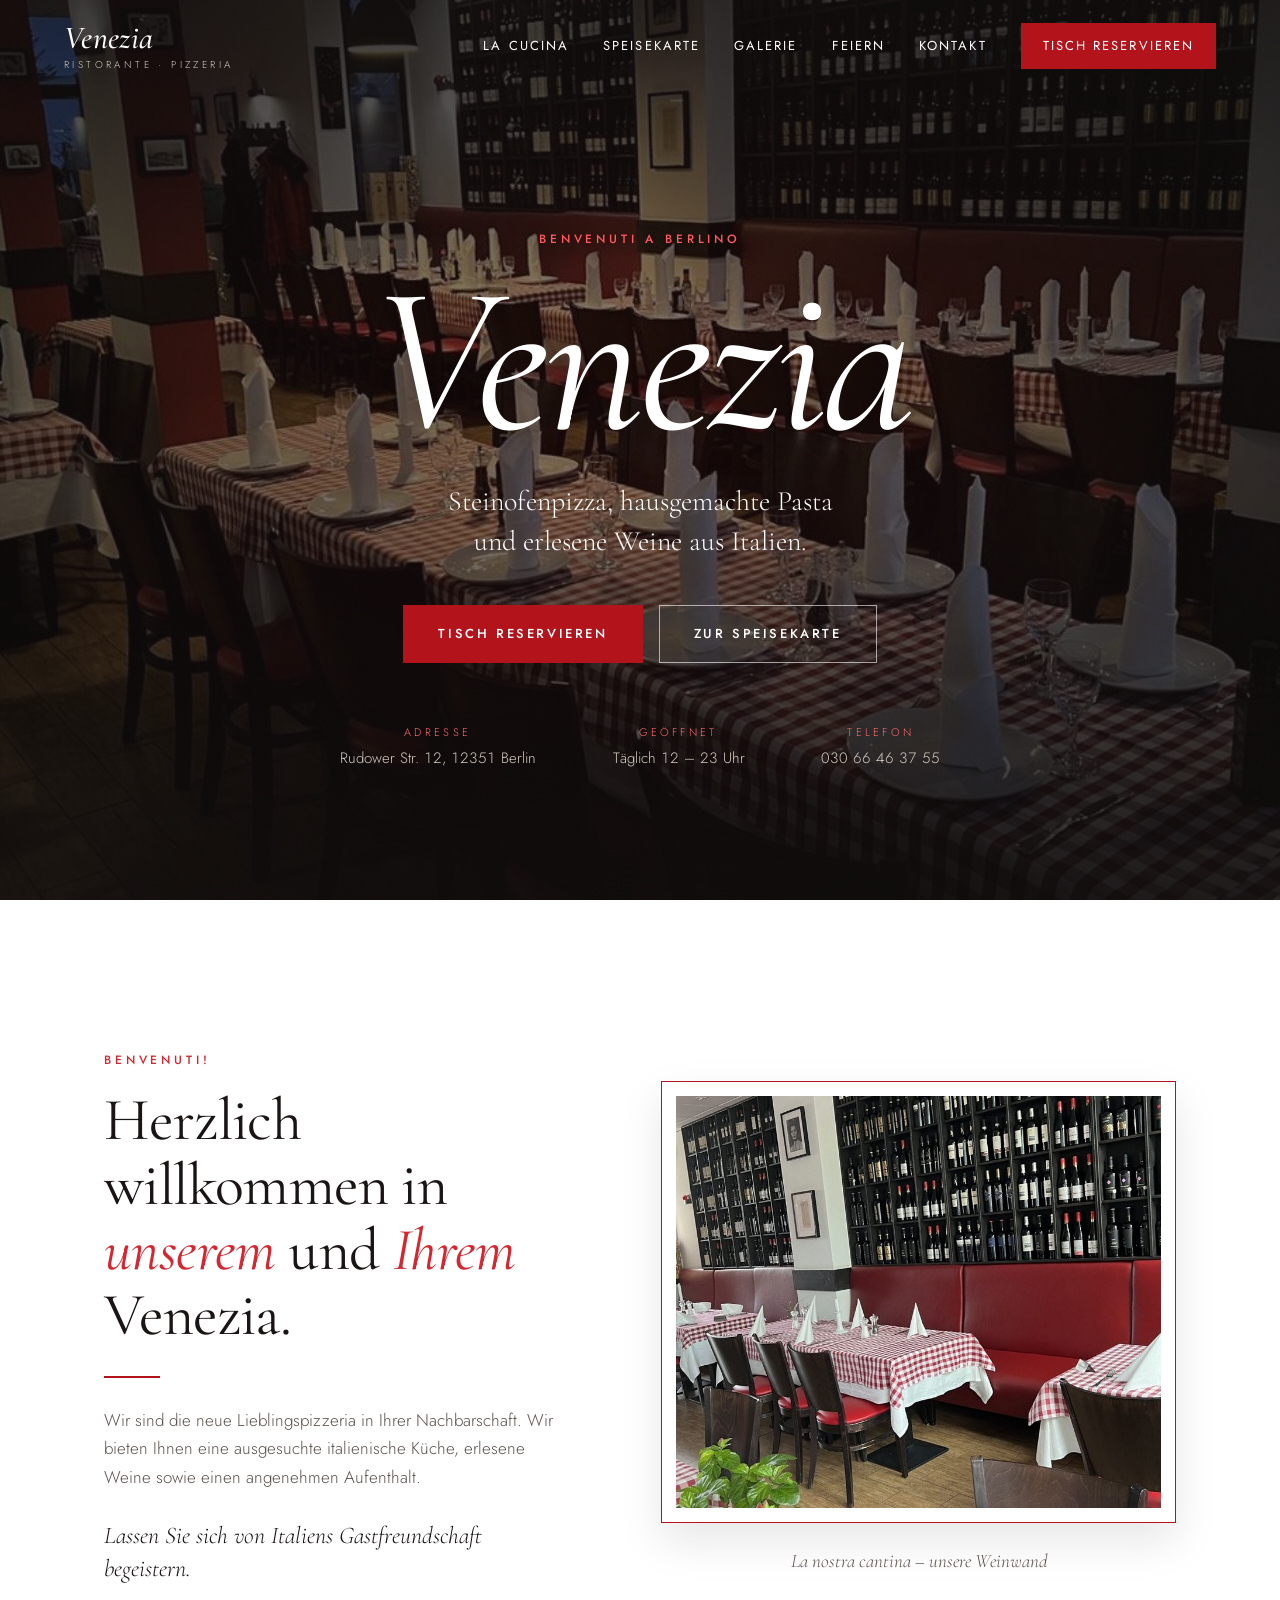
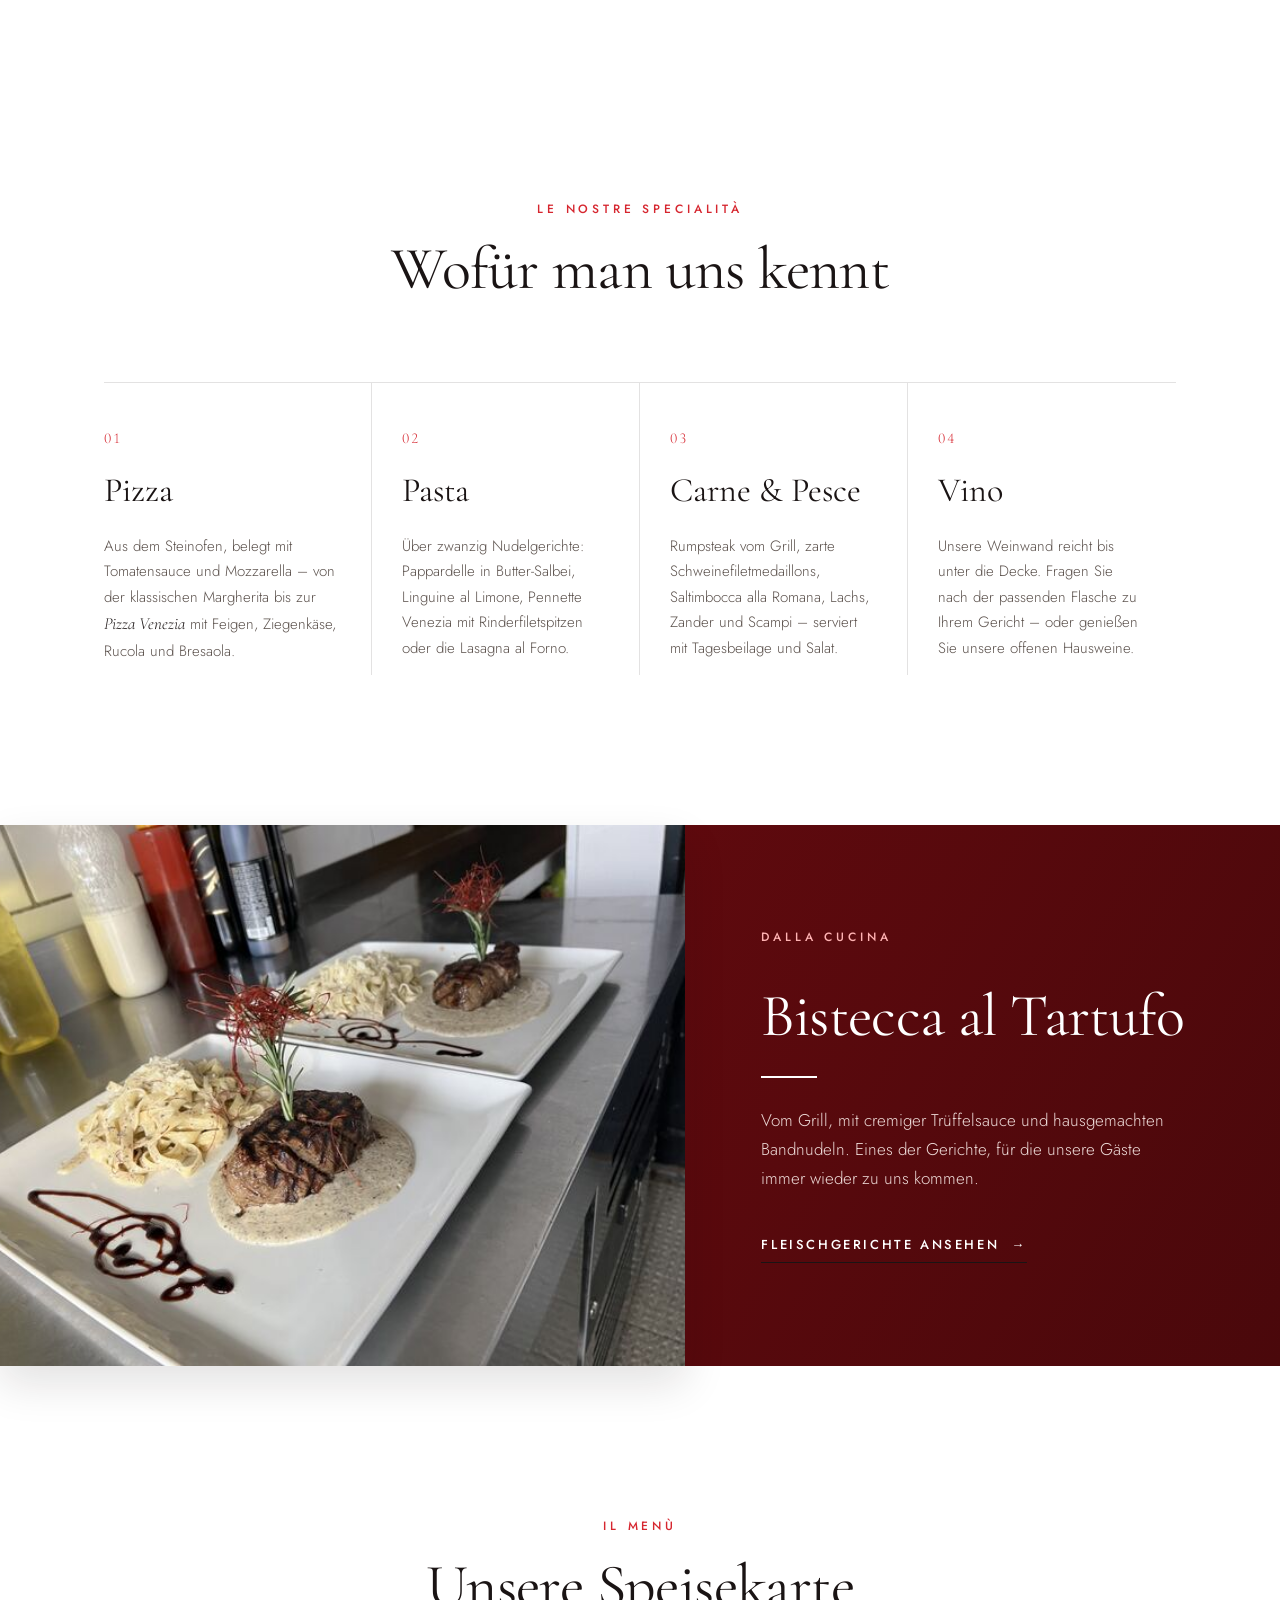
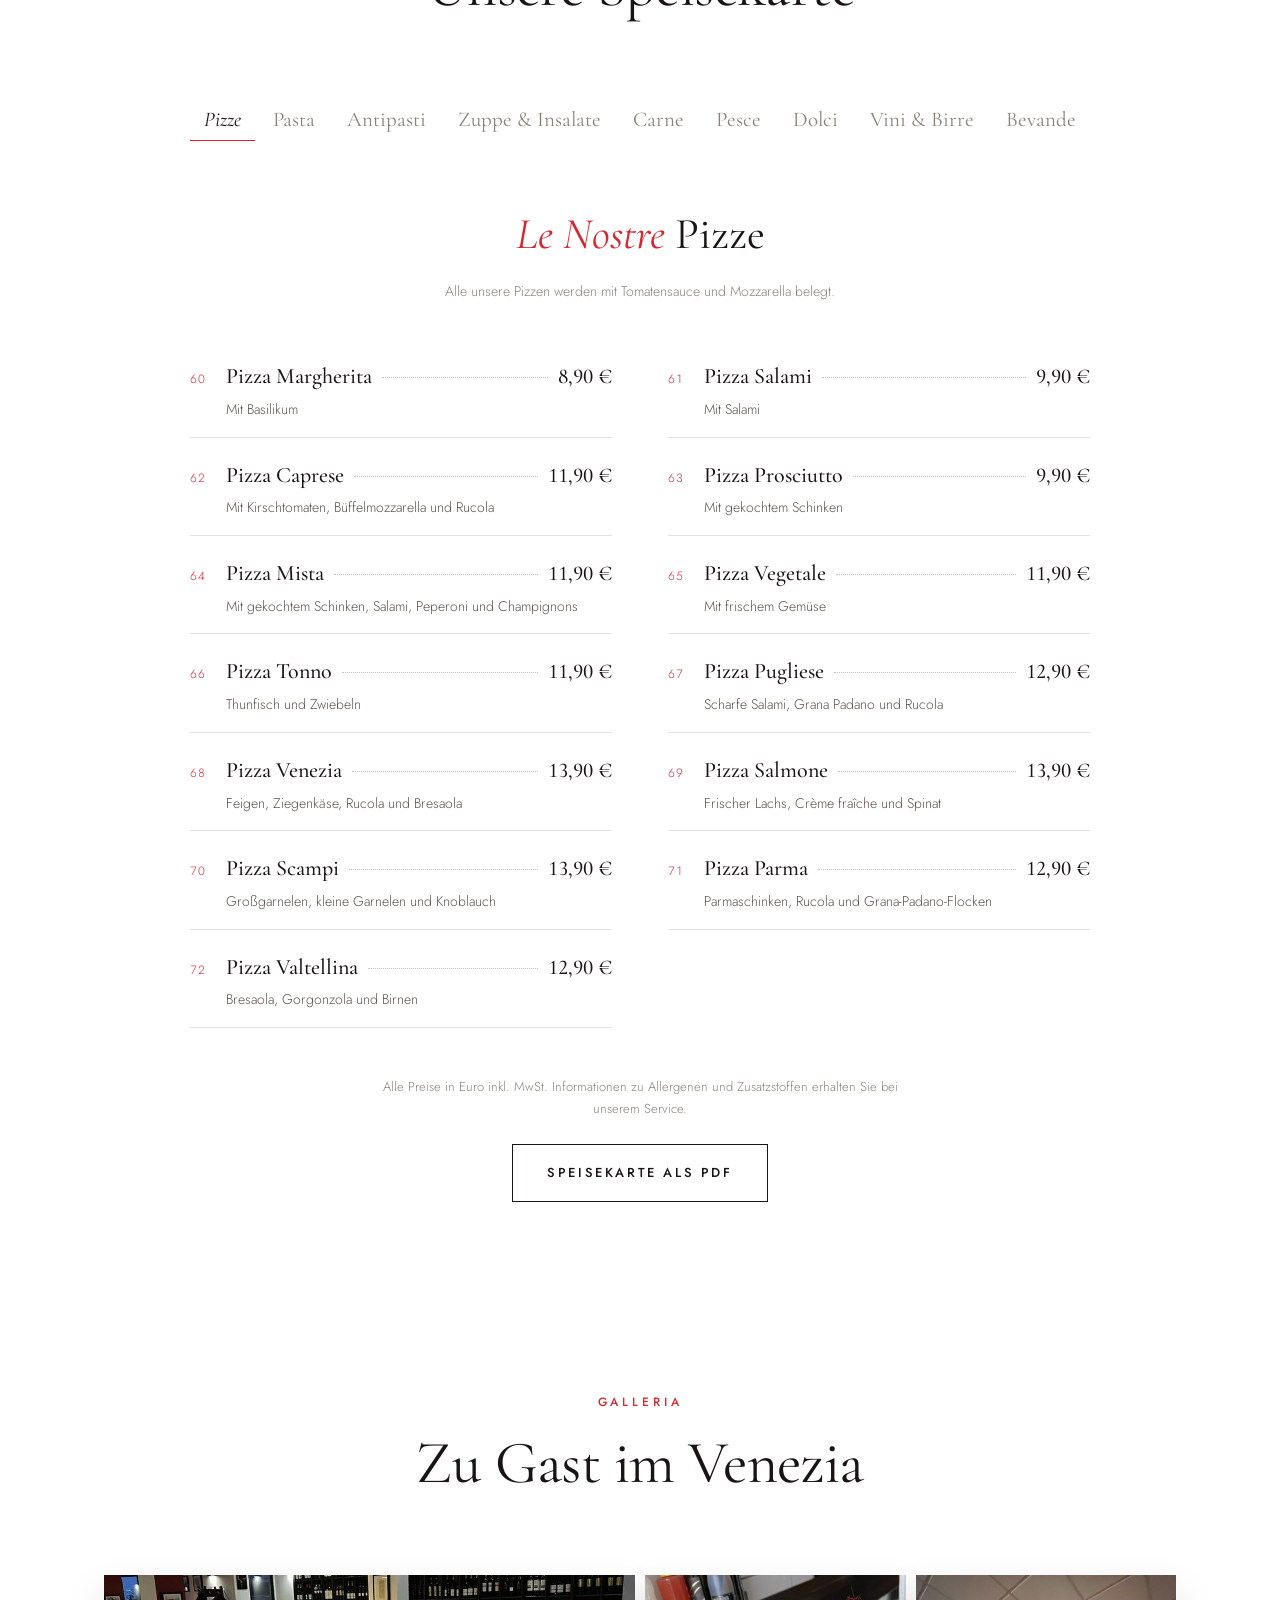
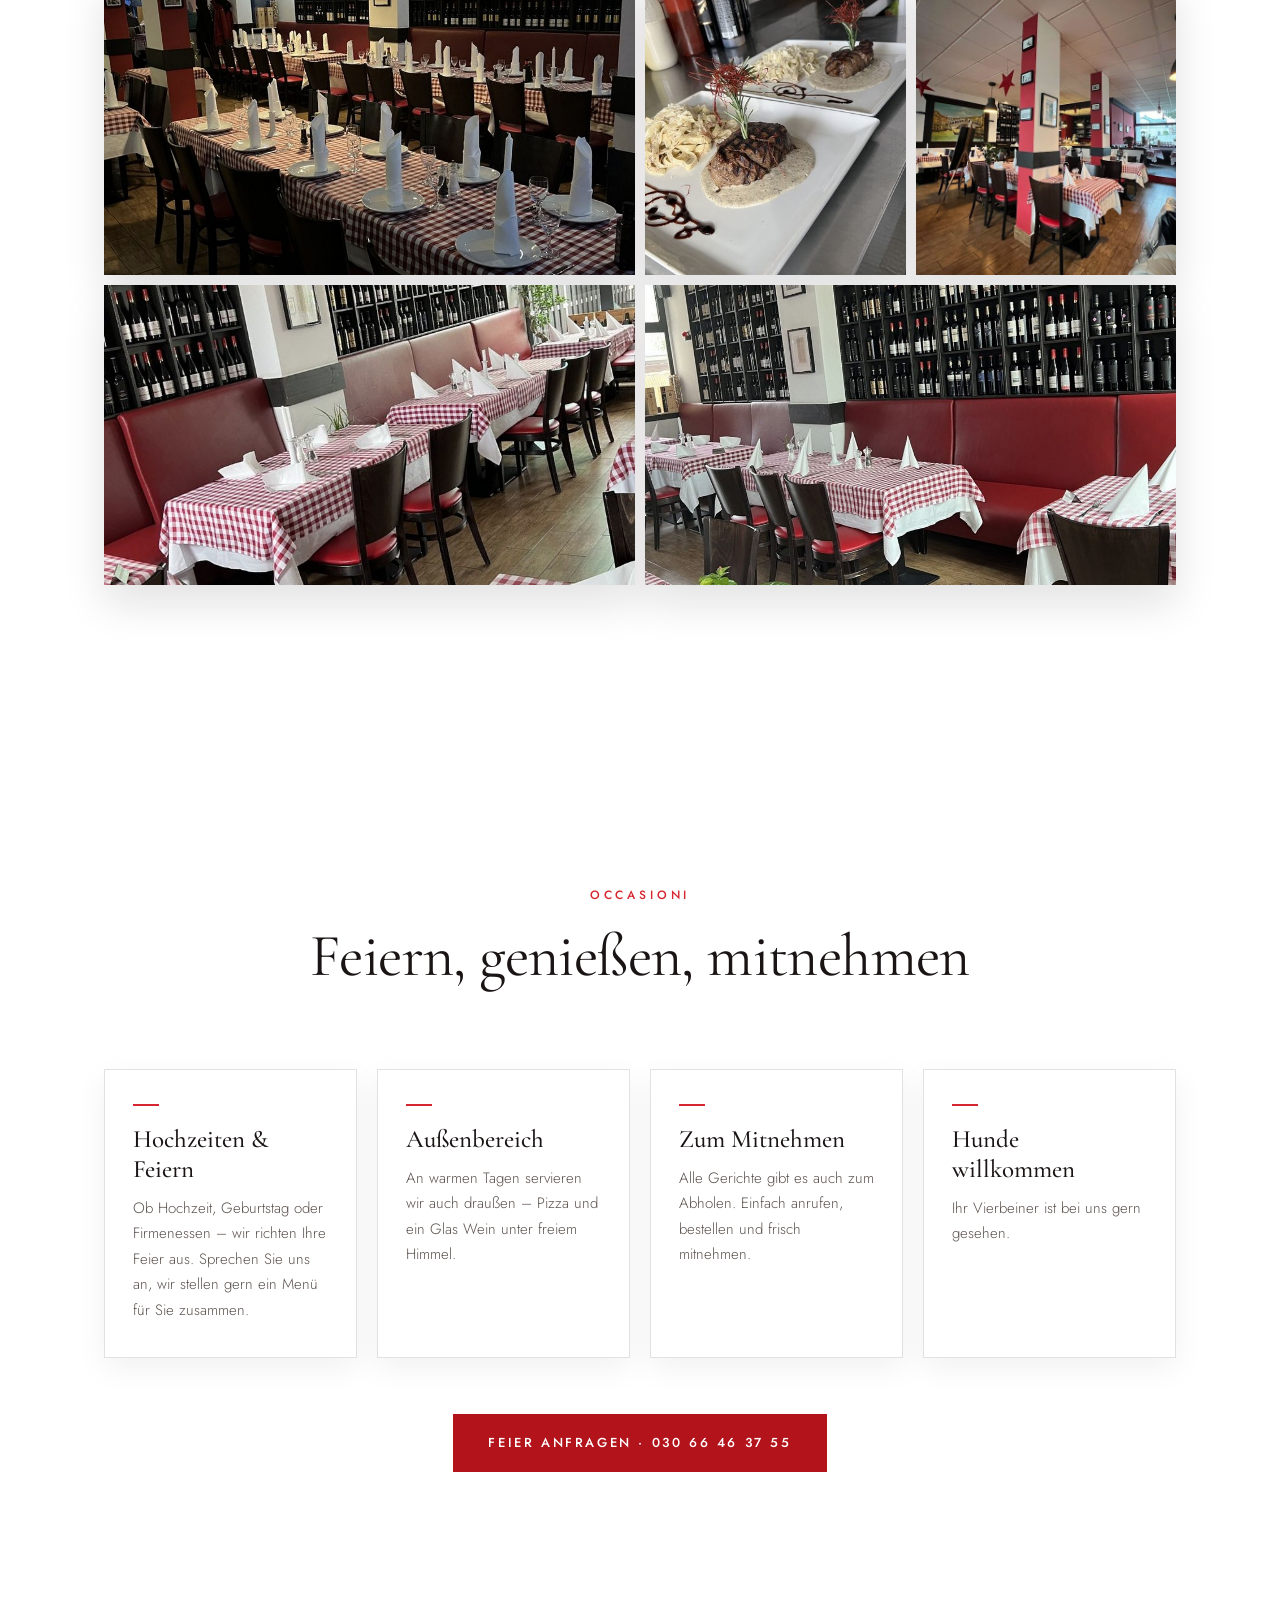
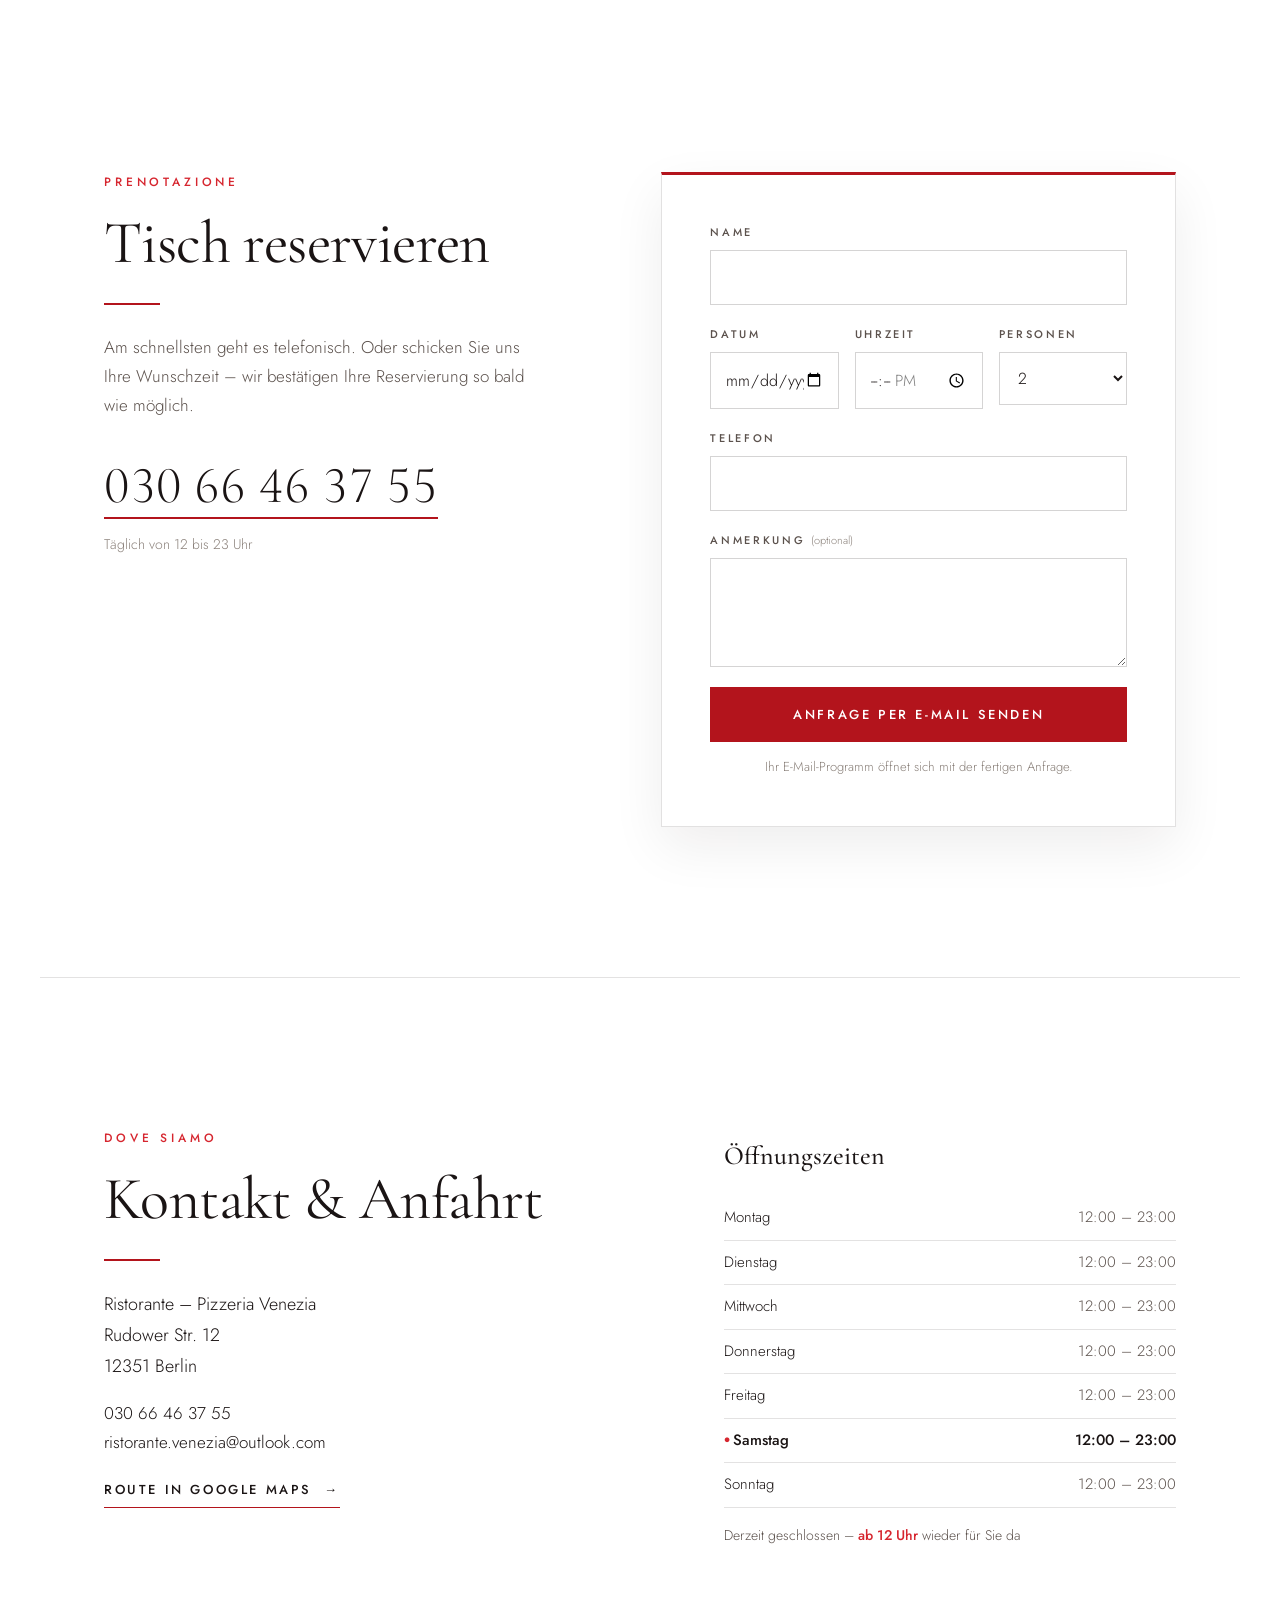
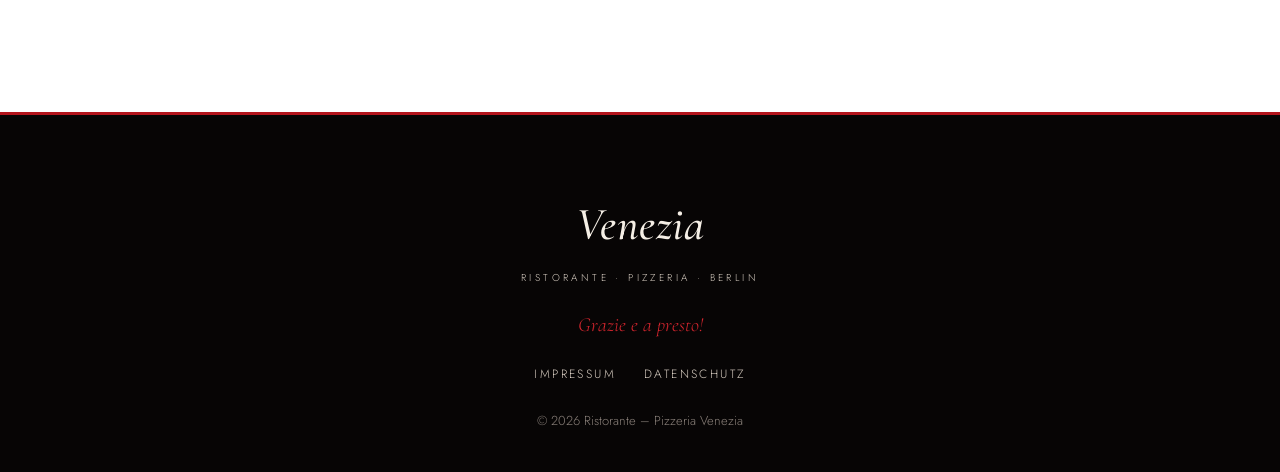
<file: index.html>
<!doctype html>
<html lang="de" class="no-js">
<head>
  <meta charset="utf-8">
  <meta name="viewport" content="width=device-width, initial-scale=1">
  <meta name="robots" content="noindex, nofollow">
  <title>Ristorante Pizzeria Venezia – Italienische Küche in Berlin</title>
  <meta name="description" content="Ristorante Pizzeria Venezia in der Rudower Str. 12, Berlin: Steinofenpizza, hausgemachte Pasta, Fleisch, Fisch und erlesene italienische Weine. Täglich 12–23 Uhr. Jetzt Tisch reservieren.">
  <meta name="theme-color" content="#ffffff">
  <link rel="preconnect" href="https://fonts.googleapis.com">
  <link rel="preconnect" href="https://fonts.gstatic.com" crossorigin>
  <link href="https://fonts.googleapis.com/css2?family=Cormorant+Garamond:ital,wght@0,400;0,500;0,600;1,400;1,500&family=Jost:wght@300;400;500&display=swap" rel="stylesheet">
  <link rel="stylesheet" href="css/style.css">
  <script type="application/ld+json">
  {
    "@context": "https://schema.org",
    "@type": "Restaurant",
    "name": "Ristorante - Pizzeria Venezia",
    "servesCuisine": ["Italienisch", "Pizza", "Pasta"],
    "telephone": "+49 30 66463755",
    "email": "ristorante.venezia@outlook.com",
    "address": {
      "@type": "PostalAddress",
      "streetAddress": "Rudower Str. 12",
      "postalCode": "12351",
      "addressLocality": "Berlin",
      "addressCountry": "DE"
    },
    "openingHoursSpecification": [{
      "@type": "OpeningHoursSpecification",
      "dayOfWeek": ["Monday","Tuesday","Wednesday","Thursday","Friday","Saturday","Sunday"],
      "opens": "12:00",
      "closes": "23:00"
    }],
    "acceptsReservations": true,
    "paymentAccepted": "Bargeld, EC-Karte, Visa, Mastercard, Maestro, kontaktlos"
  }
  </script>
  <script>
    // Intro nur einmal pro Besuch und nicht bei „Bewegung reduzieren“
    try {
      if (sessionStorage.getItem('venezia-intro') || matchMedia('(prefers-reduced-motion: reduce)').matches) {
        document.documentElement.classList.add('no-intro');
      }
    } catch (e) {}
  </script>
</head>
<body>

  <!-- INTRO / MINI-TRAILER -->
  <div class="intro-film" id="introFilm" aria-hidden="true">
    <div class="if-center">
      <p class="if-kicker">Ristorante · Pizzeria · Berlin</p>
      <h2 class="if-title"><span>V</span><span>e</span><span>n</span><span>e</span><span>z</span><span>i</span><span>a</span></h2>
      <div class="if-line"></div>
    </div>
  </div>

  <header class="site-header" id="top">
    <a class="brand" href="#top" aria-label="Venezia – zum Seitenanfang">
      <span class="brand-name">Venezia</span>
      <span class="brand-sub">Ristorante · Pizzeria</span>
    </a>
    <nav class="nav" id="nav" aria-label="Hauptnavigation">
      <a href="#cucina">La Cucina</a>
      <a href="#speisekarte">Speisekarte</a>
      <a href="#galerie">Galerie</a>
      <a href="#feiern">Feiern</a>
      <a href="#kontakt">Kontakt</a>
      <a class="nav-cta" href="#reservieren">Tisch reservieren</a>
    </nav>
    <button class="nav-toggle" id="navToggle" aria-label="Menü öffnen" aria-expanded="false" aria-controls="nav">
      <span></span><span></span><span></span>
    </button>
  </header>

  <main>

    <!-- HERO -->
    <section class="hero">
      <div class="hero-bg" style="background-image:url('images/abend.jpg')" role="img" aria-label="Gedeckte Tafel im Restaurant Venezia am Abend"></div>
      <div class="hero-inner">
        <p class="eyebrow reveal">Benvenuti a Berlino</p>
        <h1 class="hero-title reveal">Venezia</h1>
        <p class="hero-lead reveal">Steinofenpizza, hausgemachte Pasta<br>und erlesene Weine aus Italien.</p>
        <div class="hero-actions reveal">
          <a class="btn btn-red" href="#reservieren">Tisch reservieren</a>
          <a class="btn btn-ghost" href="#speisekarte">Zur Speisekarte</a>
        </div>
      </div>
      <ul class="hero-facts">
        <li><span>Adresse</span>Rudower Str. 12, 12351 Berlin</li>
        <li><span>Geöffnet</span>Täglich 12 – 23 Uhr</li>
        <li><span>Telefon</span><a href="tel:+493066463755">030 66 46 37 55</a></li>
      </ul>
    </section>

    <!-- INTRO -->
    <section class="intro section" id="cucina">
      <div class="intro-text reveal">
        <p class="eyebrow">Benvenuti!</p>
        <h2 class="h2">Herzlich willkommen in <em>unserem</em> und <em>Ihrem</em> Venezia.</h2>
        <div class="rule"></div>
        <p>Wir sind die neue Lieblingspizzeria in Ihrer Nachbarschaft. Wir bieten Ihnen eine ausgesuchte italienische Küche, erlesene Weine sowie einen angenehmen Aufenthalt.</p>
        <p class="signature">Lassen Sie sich von Italiens Gastfreundschaft begeistern.</p>
      </div>
      <figure class="intro-img reveal">
        <div class="intro-frame"><img src="images/weinwand.jpg" alt="Rote Lederbänke und die Weinwand im Venezia" loading="lazy"></div>
        <figcaption>La nostra cantina – unsere Weinwand</figcaption>
      </figure>
    </section>

    <!-- SPECIALITÀ -->
    <section class="known section">
      <header class="section-head reveal">
        <p class="eyebrow">Le nostre specialità</p>
        <h2 class="h2">Wofür man uns kennt</h2>
      </header>
      <div class="known-grid">
        <article class="known-item reveal">
          <span class="known-num">01</span>
          <h3>Pizza</h3>
          <p>Aus dem Steinofen, belegt mit Tomatensauce und Mozzarella – von der klassischen Margherita bis zur <em>Pizza Venezia</em> mit Feigen, Ziegenkäse, Rucola und Bresaola.</p>
        </article>
        <article class="known-item reveal">
          <span class="known-num">02</span>
          <h3>Pasta</h3>
          <p>Über zwanzig Nudelgerichte: Pappardelle in Butter-Salbei, Linguine al Limone, Pennette Venezia mit Rinderfiletspitzen oder die Lasagna al Forno.</p>
        </article>
        <article class="known-item reveal">
          <span class="known-num">03</span>
          <h3>Carne &amp; Pesce</h3>
          <p>Rumpsteak vom Grill, zarte Schweinefiletmedaillons, Saltimbocca alla Romana, Lachs, Zander und Scampi – serviert mit Tagesbeilage und Salat.</p>
        </article>
        <article class="known-item reveal">
          <span class="known-num">04</span>
          <h3>Vino</h3>
          <p>Unsere Weinwand reicht bis unter die Decke. Fragen Sie nach der passenden Flasche zu Ihrem Gericht – oder genießen Sie unsere offenen Hausweine.</p>
        </article>
      </div>
    </section>

    <!-- FEATURE: BISTECCA -->
    <section class="feature">
      <div class="feature-img reveal">
        <img src="images/bistecca.jpg" alt="Gegrillte Bistecca mit Bandnudeln und Trüffel-Rahmsauce" loading="lazy">
      </div>
      <div class="feature-text reveal">
        <p class="eyebrow">Dalla cucina</p>
        <h2 class="h2">Bistecca al&nbsp;Tartufo</h2>
        <div class="rule"></div>
        <p>Vom Grill, mit cremiger Trüffelsauce und hausgemachten Bandnudeln. Eines der Gerichte, für die unsere Gäste immer wieder zu uns kommen.</p>
        <a class="link-arrow" href="#speisekarte" data-tab="manzo">Fleischgerichte ansehen</a>
      </div>
    </section>

    <!-- SPEISEKARTE -->
    <section class="menu section" id="speisekarte">
      <header class="section-head reveal">
        <p class="eyebrow">Il menù</p>
        <h2 class="h2">Unsere Speisekarte</h2>
      </header>

      <div class="menu-tabs" role="tablist" id="menuTabs" aria-label="Kategorien der Speisekarte"></div>
      <div class="menu-panel" id="menuPanel" role="tabpanel" aria-live="polite"></div>

      <p class="menu-note">Alle Preise in Euro inkl. MwSt. Informationen zu Allergenen und Zusatzstoffen erhalten Sie bei unserem Service.</p>
      <div class="menu-actions">
        <a class="btn btn-ghost" href="Speisekarte.pdf" target="_blank" rel="noopener">Speisekarte als PDF</a>
      </div>
    </section>

    <!-- GALERIE -->
    <section class="gallery section" id="galerie">
      <header class="section-head reveal">
        <p class="eyebrow">Galleria</p>
        <h2 class="h2">Zu Gast im Venezia</h2>
      </header>
      <div class="gallery-grid">
        <button class="g-item g-wide reveal" data-full="images/abend.jpg"><img src="images/abend.jpg" alt="Festlich gedeckte Tafel am Abend" loading="lazy"></button>
        <button class="g-item reveal" data-full="images/bistecca.jpg"><img src="images/bistecca.jpg" alt="Bistecca mit Bandnudeln" loading="lazy"></button>
        <button class="g-item reveal" data-full="images/gastraum.jpg"><img src="images/gastraum.jpg" alt="Gastraum mit roten Säulen und Venedig-Gemälde" loading="lazy"></button>
        <button class="g-item g-wide reveal" data-full="images/tische.jpg"><img src="images/tische.jpg" alt="Tische mit rot-weiß karierten Tischdecken" loading="lazy"></button>
        <button class="g-item g-wide reveal" data-full="images/weinwand.jpg"><img src="images/weinwand.jpg" alt="Weinwand über den roten Lederbänken" loading="lazy"></button>
      </div>
    </section>

    <!-- FEIERN & SERVICES -->
    <section class="events" id="feiern">
      <div class="events-bg" style="background-image:url('images/gastraum.jpg')" aria-hidden="true"></div>
      <div class="events-inner section">
        <header class="section-head reveal">
          <p class="eyebrow">Occasioni</p>
          <h2 class="h2">Feiern, genießen, mitnehmen</h2>
        </header>
        <div class="events-grid">
          <div class="event reveal">
            <h3>Hochzeiten &amp; Feiern</h3>
            <p>Ob Hochzeit, Geburtstag oder Firmenessen – wir richten Ihre Feier aus. Sprechen Sie uns an, wir stellen gern ein Menü für Sie zusammen.</p>
          </div>
          <div class="event reveal">
            <h3>Außenbereich</h3>
            <p>An warmen Tagen servieren wir auch draußen – Pizza und ein Glas Wein unter freiem Himmel.</p>
          </div>
          <div class="event reveal">
            <h3>Zum Mitnehmen</h3>
            <p>Alle Gerichte gibt es auch zum Abholen. Einfach anrufen, bestellen und frisch mitnehmen.</p>
          </div>
          <div class="event reveal">
            <h3>Hunde willkommen</h3>
            <p>Ihr Vierbeiner ist bei uns gern gesehen.</p>
          </div>
        </div>
        <div class="events-cta reveal">
          <a class="btn btn-red" href="tel:+493066463755">Feier anfragen · 030 66 46 37 55</a>
        </div>
      </div>
    </section>

    <!-- RESERVIEREN -->
    <section class="reserve section" id="reservieren">
      <div class="reserve-text reveal">
        <p class="eyebrow">Prenotazione</p>
        <h2 class="h2">Tisch reservieren</h2>
        <div class="rule"></div>
        <p>Am schnellsten geht es telefonisch. Oder schicken Sie uns Ihre Wunschzeit – wir bestätigen Ihre Reservierung so bald wie möglich.</p>
        <a class="phone-big" href="tel:+493066463755">030 66 46 37 55</a>
        <p class="small">Täglich von 12 bis 23 Uhr</p>
      </div>
      <form class="reserve-form reveal" id="reserveForm" novalidate>
        <div class="field">
          <label for="r-name">Name</label>
          <input id="r-name" name="name" type="text" autocomplete="name" required>
        </div>
        <div class="field-row">
          <div class="field">
            <label for="r-date">Datum</label>
            <input id="r-date" name="date" type="date" required>
          </div>
          <div class="field">
            <label for="r-time">Uhrzeit</label>
            <input id="r-time" name="time" type="time" min="12:00" max="22:00" step="900" required>
          </div>
          <div class="field">
            <label for="r-guests">Personen</label>
            <select id="r-guests" name="guests" required>
              <option>1</option><option selected>2</option><option>3</option><option>4</option>
              <option>5</option><option>6</option><option>7</option><option>8</option>
              <option value="mehr als 8">mehr als 8</option>
            </select>
          </div>
        </div>
        <div class="field">
          <label for="r-phone">Telefon</label>
          <input id="r-phone" name="phone" type="tel" autocomplete="tel" required>
        </div>
        <div class="field">
          <label for="r-note">Anmerkung <span class="opt">(optional)</span></label>
          <textarea id="r-note" name="note" rows="3"></textarea>
        </div>
        <button class="btn btn-red btn-block" type="submit">Anfrage per E-Mail senden</button>
        <p class="form-hint" id="formHint">Ihr E-Mail-Programm öffnet sich mit der fertigen Anfrage.</p>
      </form>
    </section>

    <!-- KONTAKT -->
    <section class="contact section" id="kontakt">
      <div class="contact-col reveal">
        <p class="eyebrow">Dove siamo</p>
        <h2 class="h2">Kontakt &amp; Anfahrt</h2>
        <div class="rule"></div>
        <address>
          Ristorante – Pizzeria Venezia<br>
          Rudower Str. 12<br>
          12351 Berlin
        </address>
        <p><a href="tel:+493066463755">030 66 46 37 55</a><br>
           <a href="mailto:ristorante.venezia@outlook.com">ristorante.venezia@outlook.com</a></p>
        <a class="link-arrow" href="https://www.google.com/maps/search/?api=1&amp;query=Ristorante%20Pizzeria%20Venezia%2C%20Rudower%20Str.%2012%2C%2012351%20Berlin" target="_blank" rel="noopener">Route in Google Maps</a>
      </div>
      <div class="contact-col reveal">
        <h3 class="h3">Öffnungszeiten</h3>
        <table class="hours" id="hours">
          <tr data-day="1"><th>Montag</th><td>12:00 – 23:00</td></tr>
          <tr data-day="2"><th>Dienstag</th><td>12:00 – 23:00</td></tr>
          <tr data-day="3"><th>Mittwoch</th><td>12:00 – 23:00</td></tr>
          <tr data-day="4"><th>Donnerstag</th><td>12:00 – 23:00</td></tr>
          <tr data-day="5"><th>Freitag</th><td>12:00 – 23:00</td></tr>
          <tr data-day="6"><th>Samstag</th><td>12:00 – 23:00</td></tr>
          <tr data-day="0"><th>Sonntag</th><td>12:00 – 23:00</td></tr>
        </table>
        <p class="open-status" id="openStatus"></p>
      </div>
    </section>

  </main>

  <footer class="site-footer">
    <div class="footer-brand">
      <span class="brand-name">Venezia</span>
      <span class="brand-sub">Ristorante · Pizzeria · Berlin</span>
    </div>
    <p class="footer-claim">Grazie e a presto!</p>
    <nav class="footer-links" aria-label="Rechtliches">
      <a href="impressum.html">Impressum</a>
      <a href="datenschutz.html">Datenschutz</a>
    </nav>
    <p class="copy">© <span id="year"></span> Ristorante – Pizzeria Venezia</p>
  </footer>

  <a class="mobile-call" href="tel:+493066463755" aria-label="Venezia anrufen">Jetzt anrufen &amp; reservieren</a>

  <div class="lightbox" id="lightbox" hidden>
    <button class="lb-close" id="lbClose" aria-label="Schließen">×</button>
    <img id="lbImg" alt="">
  </div>

  <script src="js/main.js"></script>
</body>
</html>
</file>
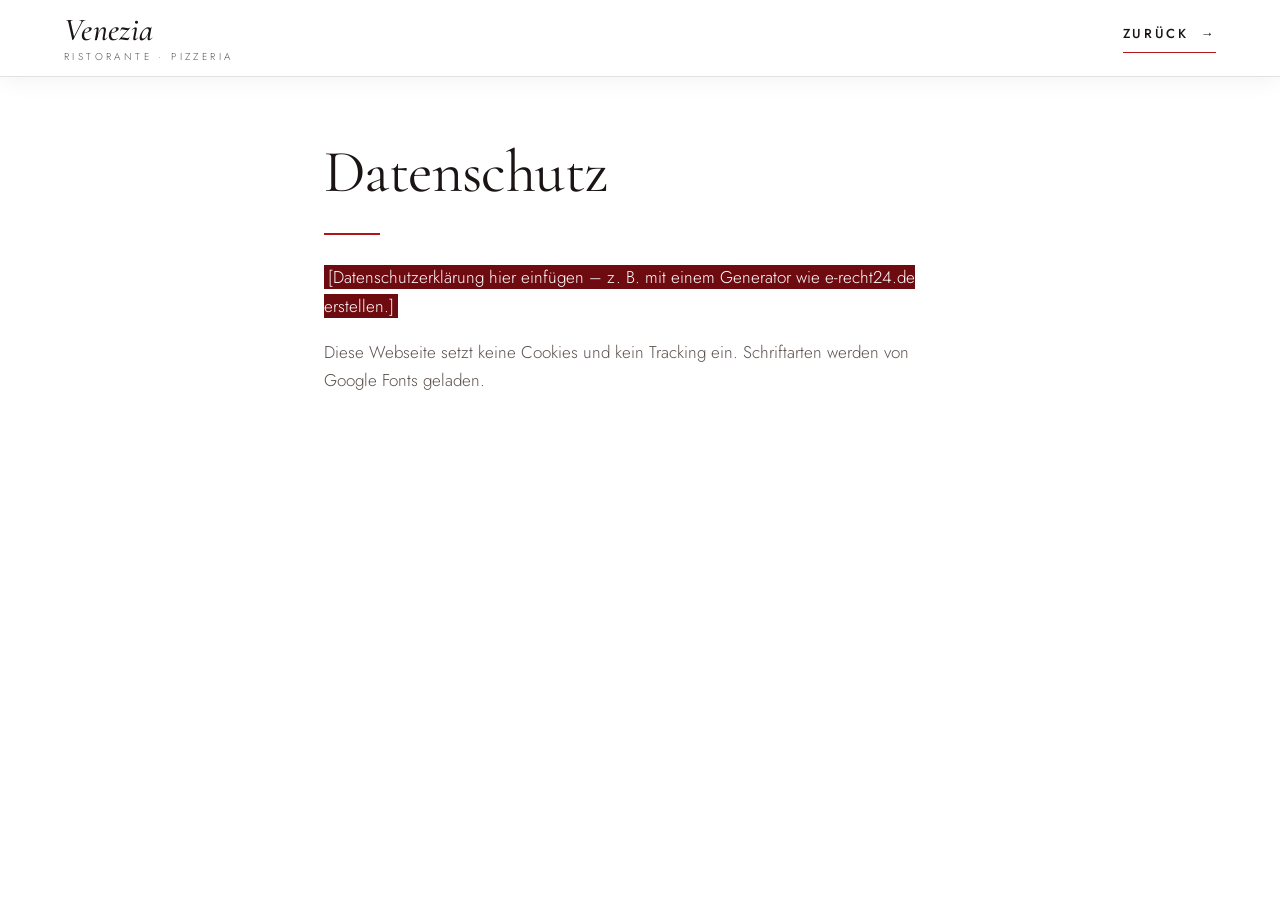
<file: datenschutz.html>
<!doctype html>
<html lang="de">
<head>
<meta charset="utf-8"><meta name="viewport" content="width=device-width, initial-scale=1">
<title>Datenschutz – Ristorante Pizzeria Venezia</title>
<meta name="robots" content="noindex">
<link href="https://fonts.googleapis.com/css2?family=Cormorant+Garamond:ital,wght@0,400;0,500;1,500&family=Jost:wght@300;400;500&display=swap" rel="stylesheet">
<link rel="stylesheet" href="css/style.css">
<style>.legal{max-width:760px;margin:0 auto;padding:140px var(--gutter) 100px}.legal p{color:var(--text-dim)}mark{background:var(--rosso-dunkel);color:#fff;padding:0 4px}</style>
</head>
<body>
<header class="site-header scrolled"><a class="brand" href="index.html"><span class="brand-name">Venezia</span><span class="brand-sub">Ristorante · Pizzeria</span></a><a class="link-arrow" href="index.html">Zurück</a></header>
<main class="legal"><h1 class="h2">Datenschutz</h1><div class="rule"></div>
<p><mark>[Datenschutzerklärung hier einfügen – z. B. mit einem Generator wie e-recht24.de erstellen.]</mark></p>
<p>Diese Webseite setzt keine Cookies und kein Tracking ein. Schriftarten werden von Google Fonts geladen.</p>
</main>
</body>
</html>
</file>
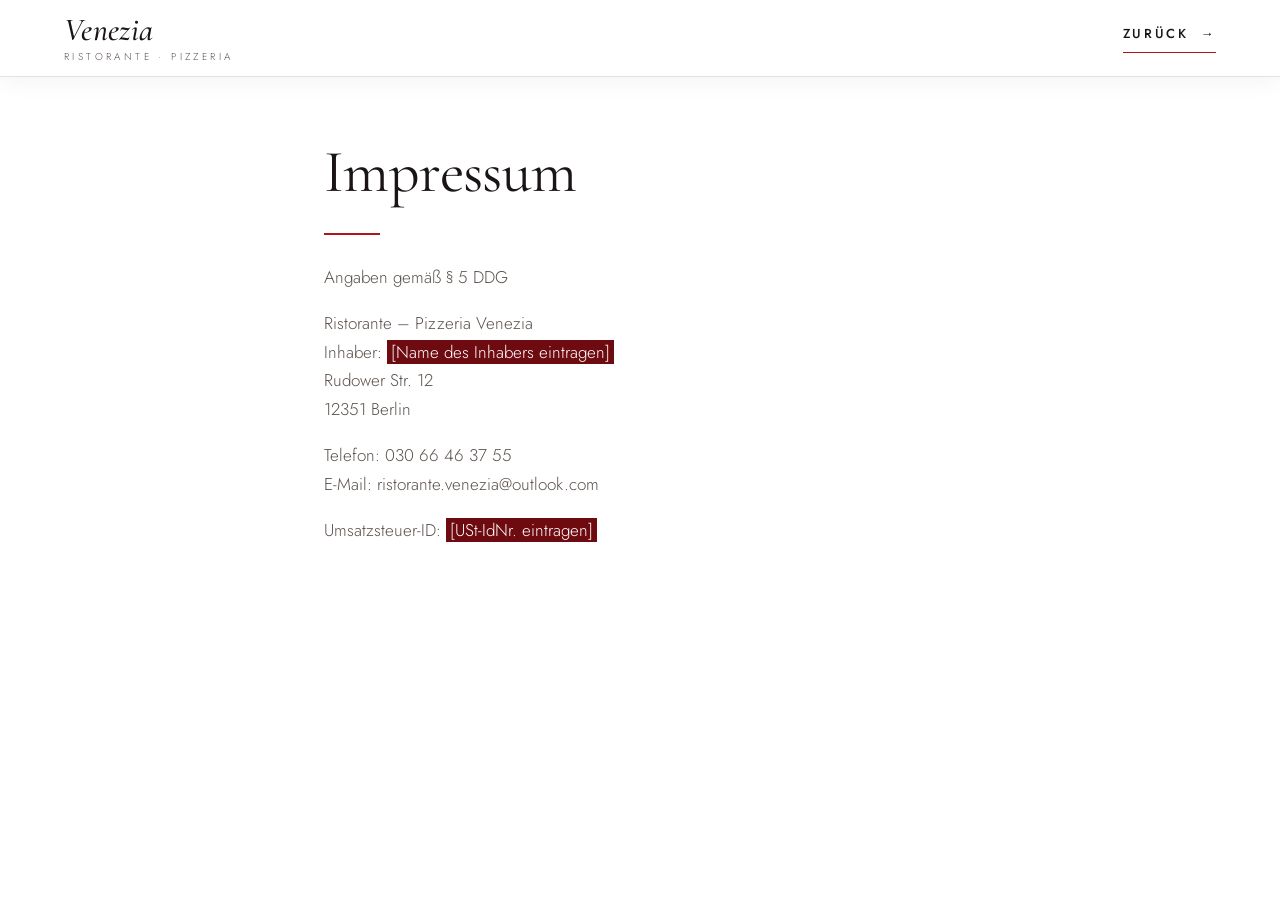
<file: impressum.html>
<!doctype html>
<html lang="de">
<head>
<meta charset="utf-8"><meta name="viewport" content="width=device-width, initial-scale=1">
<title>Impressum – Ristorante Pizzeria Venezia</title>
<meta name="robots" content="noindex">
<link href="https://fonts.googleapis.com/css2?family=Cormorant+Garamond:ital,wght@0,400;0,500;1,500&family=Jost:wght@300;400;500&display=swap" rel="stylesheet">
<link rel="stylesheet" href="css/style.css">
<style>.legal{max-width:760px;margin:0 auto;padding:140px var(--gutter) 100px}.legal p{color:var(--text-dim)}mark{background:var(--rosso-dunkel);color:#fff;padding:0 4px}</style>
</head>
<body>
<header class="site-header scrolled"><a class="brand" href="index.html"><span class="brand-name">Venezia</span><span class="brand-sub">Ristorante · Pizzeria</span></a><a class="link-arrow" href="index.html">Zurück</a></header>
<main class="legal"><h1 class="h2">Impressum</h1><div class="rule"></div>
<p>Angaben gemäß § 5 DDG</p>
<p>Ristorante – Pizzeria Venezia<br>Inhaber: <mark>[Name des Inhabers eintragen]</mark><br>Rudower Str. 12<br>12351 Berlin</p>
<p>Telefon: 030 66 46 37 55<br>E-Mail: ristorante.venezia@outlook.com</p>
<p>Umsatzsteuer-ID: <mark>[USt-IdNr. eintragen]</mark></p>
</main>
</body>
</html>
</file>
<file: css/style.css>
/* ==========================================================
   Ristorante Pizzeria Venezia – Rosso & Bianco
   ========================================================== */

:root {
  --bg: #ffffff;
  --bg-2: #f7f3ee;
  --nero: #120e0e;
  --rosso: #b3141c;
  --rosso-hell: #d6262f;
  --rosso-dunkel: #6e0b10;
  --text: #1a1414;
  --text-dim: #5c524d;
  --grau: #8a807a;
  --linie: rgba(26, 20, 20, 0.12);
  --creme: #f5efe6;
  --creme-dim: #d6ccc0;

  --serif: "Cormorant Garamond", Georgia, "Times New Roman", serif;
  --sans: "Jost", "Helvetica Neue", Arial, sans-serif;

  --max: 1200px;
  --gutter: clamp(16px, 5vw, 64px);
  --ease: cubic-bezier(.2, .7, .2, 1);
}

*, *::before, *::after { box-sizing: border-box; }

html { scroll-behavior: smooth; scroll-padding-top: 80px; }

body {
  margin: 0;
  background: var(--bg);
  color: var(--text);
  font-family: var(--sans);
  font-weight: 300;
  font-size: 17px;
  line-height: 1.7;
  -webkit-font-smoothing: antialiased;
  overflow-x: hidden;
}

img { display: block; max-width: 100%; }
a { color: inherit; }
::selection { background: var(--rosso); color: #fff; }

/* ---------- Typografie ---------- */

.eyebrow {
  font-family: var(--sans);
  font-size: 12px;
  font-weight: 500;
  letter-spacing: .32em;
  text-transform: uppercase;
  color: var(--rosso-hell);
  margin: 0 0 18px;
}

.h2 {
  font-family: var(--serif);
  font-weight: 400;
  font-size: clamp(36px, 5vw, 60px);
  line-height: 1.08;
  margin: 0;
  letter-spacing: -.01em;
}
.h2 em { font-style: italic; color: var(--rosso-hell); }

.h3 {
  font-family: var(--serif);
  font-weight: 500;
  font-size: 26px;
  margin: 0 0 18px;
}

.rule {
  width: 56px;
  height: 2px;
  background: var(--rosso);
  margin: 28px 0;
}

.section {
  max-width: var(--max);
  margin: 0 auto;
  padding: clamp(80px, 12vw, 150px) var(--gutter);
}

.section-head { text-align: center; margin-bottom: clamp(48px, 7vw, 80px); }

/* ---------- Buttons ---------- */

.btn {
  display: inline-block;
  font-family: var(--sans);
  font-size: 13px;
  font-weight: 500;
  letter-spacing: .2em;
  text-transform: uppercase;
  text-decoration: none;
  padding: 17px 34px;
  border: 1px solid transparent;
  cursor: pointer;
  transition: background .3s var(--ease), color .3s var(--ease), border-color .3s var(--ease);
}
.btn-red { background: var(--rosso); color: #fff; }
.btn-red:hover { background: var(--rosso-hell); }
.btn-ghost { border-color: var(--text); color: var(--text); }
.btn-ghost:hover { background: var(--text); color: #fff; border-color: var(--text); }
.btn-block { width: 100%; }

.link-arrow {
  display: inline-flex;
  align-items: center;
  gap: 12px;
  font-size: 13px;
  font-weight: 500;
  letter-spacing: .2em;
  text-transform: uppercase;
  text-decoration: none;
  color: var(--text);
  padding-bottom: 6px;
  border-bottom: 1px solid var(--rosso);
}
.link-arrow::after { content: "→"; transition: transform .3s var(--ease); }
.link-arrow:hover::after { transform: translateX(6px); }

/* ---------- Header ---------- */

.site-header {
  position: fixed;
  inset: 0 0 auto 0;
  z-index: 50;
  display: flex;
  align-items: center;
  justify-content: space-between;
  padding: 22px var(--gutter);
  transition: background .4s var(--ease), padding .4s var(--ease), border-color .4s;
  border-bottom: 1px solid transparent;
}
.site-header.scrolled {
  background: rgba(255, 255, 255, .96);
  box-shadow: 0 2px 24px rgba(26,20,20,.06);
  backdrop-filter: blur(10px);
  -webkit-backdrop-filter: blur(10px);
  padding-top: 14px;
  padding-bottom: 14px;
  border-bottom-color: var(--linie);
}

.brand { text-decoration: none; display: flex; flex-direction: column; line-height: 1; }
.brand-name {
  font-family: var(--serif);
  font-style: italic;
  font-size: 32px;
  font-weight: 500;
  letter-spacing: .01em;
}
.brand-sub {
  font-size: 10px;
  letter-spacing: .34em;
  text-transform: uppercase;
  color: var(--text-dim);
  margin-top: 6px;
}

.nav { display: flex; align-items: center; gap: 34px; }
.nav a {
  font-size: 13px;
  font-weight: 400;
  letter-spacing: .16em;
  text-transform: uppercase;
  text-decoration: none;
  position: relative;
}
.nav a:not(.nav-cta)::after {
  content: "";
  position: absolute;
  left: 0; right: 0; bottom: -6px;
  height: 1px;
  background: var(--rosso-hell);
  transform: scaleX(0);
  transform-origin: left;
  transition: transform .35s var(--ease);
}
.nav a:not(.nav-cta):hover::after { transform: scaleX(1); }
.nav-cta {
  background: var(--rosso);
  color: #fff;
  padding: 12px 22px;
  transition: background .3s;
}
.nav-cta:hover { background: var(--rosso-hell); }

.nav-toggle {
  display: none;
  background: none;
  border: 0;
  width: 44px; height: 44px;
  padding: 10px;
  cursor: pointer;
  position: relative;
  z-index: 60;
}
.nav-toggle span {
  display: block;
  height: 1.5px;
  background: #fff;
  margin: 6px 0;
  transition: transform .3s var(--ease), opacity .3s;
}
.nav-open .nav-toggle span:nth-child(1) { transform: translateY(7.5px) rotate(45deg); }
.nav-open .nav-toggle span:nth-child(2) { opacity: 0; }
.nav-open .nav-toggle span:nth-child(3) { transform: translateY(-7.5px) rotate(-45deg); }

/* ---------- Hero ---------- */

.hero {
  position: relative;
  min-height: 100vh;
  min-height: 100svh;
  display: flex;
  flex-direction: column;
  justify-content: center;
  overflow: hidden;
}
.hero-bg {
  position: absolute;
  inset: 0;
  background-size: cover;
  background-position: center 40%;
  transform: scale(1.08);
  animation: heroZoom 18s var(--ease) forwards;
}
.hero-bg::after {
  content: "";
  position: absolute;
  inset: 0;
  background:
    linear-gradient(180deg, rgba(18,14,14,.72) 0%, rgba(18,14,14,.38) 35%, rgba(18,14,14,.5) 70%, rgba(18,14,14,.82) 100%),
    radial-gradient(ellipse at 50% 50%, rgba(110,11,16,.18), rgba(18,14,14,.35) 75%);
}
@keyframes heroZoom { to { transform: scale(1); } }

.hero-inner {
  position: relative;
  text-align: center;
  padding: 140px var(--gutter) 60px;
}
.hero-title {
  font-family: var(--serif);
  font-style: italic;
  font-weight: 400;
  font-size: clamp(84px, 17vw, 210px);
  line-height: .9;
  margin: 0;
  letter-spacing: -.02em;
  text-shadow: 0 6px 40px rgba(0,0,0,.45);
}
.hero-lead {
  font-family: var(--serif);
  font-size: clamp(20px, 2.4vw, 28px);
  line-height: 1.4;
  color: var(--text);
  margin: 26px auto 44px;
}
.hero-actions { display: flex; flex-wrap: wrap; gap: 16px; justify-content: center; }

.hero-facts {
  position: relative;
  list-style: none;
  margin: 0 auto;
  padding: 0 var(--gutter) 40px;
  display: flex;
  justify-content: center;
  gap: clamp(24px, 6vw, 80px);
  font-size: 15px;
  color: var(--text-dim);
  text-align: center;
}
.hero-facts span {
  display: block;
  font-size: 11px;
  letter-spacing: .3em;
  text-transform: uppercase;
  color: var(--rosso-hell);
  margin-bottom: 4px;
}
.hero-facts a { text-decoration: none; }
.hero-facts a:hover { color: var(--text); }

/* ---------- Intro ---------- */

.intro {
  display: grid;
  grid-template-columns: 1fr 1.1fr;
  gap: clamp(40px, 7vw, 100px);
  align-items: center;
}
.intro-text p { color: var(--text-dim); max-width: 480px; }
.signature {
  font-family: var(--serif);
  font-style: italic;
  font-size: 24px;
  color: var(--text) !important;
  line-height: 1.35;
  margin-top: 28px;
}
.intro-img { margin: 0; position: relative; }
.intro-img::before {
  content: "";
  position: absolute;
  inset: -18px 18px 18px -18px;
  border: 1px solid var(--rosso);
  z-index: -1;
}
.intro-img img { width: 100%; aspect-ratio: 4 / 3.4; object-fit: cover; }
.intro-img figcaption {
  font-family: var(--serif);
  font-style: italic;
  font-size: 17px;
  color: var(--grau);
  margin-top: 14px;
  text-align: right;
}

/* ---------- Specialità ---------- */

.known { padding-top: 40px; }
.known-grid {
  display: grid;
  grid-template-columns: repeat(4, 1fr);
  border-top: 1px solid var(--linie);
}
.known-item {
  padding: 40px 30px 10px 0;
  border-right: 1px solid var(--linie);
  padding-left: 30px;
}
.known-item:first-child { padding-left: 0; }
.known-item:last-child { border-right: 0; }
.known-num {
  font-family: var(--serif);
  font-size: 15px;
  color: var(--rosso-hell);
  letter-spacing: .1em;
}
.known-item h3 {
  font-family: var(--serif);
  font-weight: 400;
  font-size: 34px;
  margin: 10px 0 14px;
}
.known-item p { font-size: 15px; color: var(--text-dim); margin: 0; }
.known-item em { font-family: var(--serif); font-size: 17px; color: var(--text); }

/* ---------- Feature ---------- */

.feature {
  display: grid;
  grid-template-columns: 1.15fr 1fr;
  background: var(--rosso-dunkel);
  background: linear-gradient(120deg, var(--rosso-dunkel) 0%, #4a080b 100%);
}
.feature-img { min-height: 520px; overflow: hidden; }
.feature-img img {
  width: 100%;
  height: 100%;
  object-fit: cover;
  transition: transform 1.2s var(--ease);
}
.feature:hover .feature-img img { transform: scale(1.04); }
.feature-text {
  padding: clamp(56px, 8vw, 110px) clamp(24px, 6vw, 90px);
  align-self: center;
}
.feature-text .eyebrow { color: #ffb3b3; }
.feature-text .rule { background: #fff; }
.feature-text p { color: #ecd9d6; max-width: 420px; margin-bottom: 36px; }
.feature-text .link-arrow { border-color: var(--text); }

/* ---------- Speisekarte ---------- */

.menu-tabs {
  display: flex;
  flex-wrap: wrap;
  justify-content: center;
  gap: 6px 4px;
  margin-bottom: 56px;
}
.menu-tab {
  background: none;
  border: 0;
  border-bottom: 1px solid transparent;
  color: var(--grau);
  font-family: var(--serif);
  font-size: 21px;
  padding: 8px 14px;
  cursor: pointer;
  transition: color .25s, border-color .25s;
}
.menu-tab:hover { color: var(--text); }
.menu-tab[aria-selected="true"] {
  color: var(--text);
  border-bottom-color: var(--rosso-hell);
  font-style: italic;
}

.menu-panel { max-width: 900px; margin: 0 auto; min-height: 300px; }
.menu-panel.fade { animation: fadeUp .45s var(--ease); }
@keyframes fadeUp { from { opacity: 0; transform: translateY(12px); } to { opacity: 1; transform: none; } }

.menu-cat-head { text-align: center; margin-bottom: 40px; }
.menu-cat-title {
  font-family: var(--serif);
  font-size: clamp(32px, 4vw, 44px);
  font-weight: 400;
  margin: 0;
}
.menu-cat-title em { color: var(--rosso-hell); }
.menu-cat-note { color: var(--grau); font-size: 14px; margin: 8px 0 0; }

.menu-list {
  list-style: none;
  padding: 0;
  margin: 0;
  display: grid;
  grid-template-columns: 1fr 1fr;
  gap: 4px 56px;
}
.menu-item { padding: 16px 0; border-bottom: 1px solid var(--linie); }
.menu-line { display: flex; align-items: baseline; gap: 10px; }
.menu-no {
  font-size: 12px;
  color: var(--rosso-hell);
  min-width: 26px;
  letter-spacing: .05em;
}
.menu-name {
  font-family: var(--serif);
  font-size: 22px;
  font-weight: 500;
  line-height: 1.2;
}
.menu-dots { flex: 1; border-bottom: 1px dotted rgba(26,20,20,.25); transform: translateY(-5px); min-width: 12px; }
.menu-price {
  font-family: var(--serif);
  font-size: 21px;
  font-weight: 500;
  white-space: nowrap;
}
.menu-desc { font-size: 14px; color: var(--text-dim); margin: 4px 0 0 36px; line-height: 1.55; }
.menu-size { font-size: 12px; color: var(--grau); margin-left: 6px; letter-spacing: .04em; }

.menu-note { text-align: center; color: var(--grau); font-size: 13px; margin: 48px auto 24px; max-width: 560px; }
.menu-actions { text-align: center; }

/* ---------- Galerie ---------- */

.gallery { padding-top: 40px; }
.gallery-grid {
  display: grid;
  grid-template-columns: repeat(4, 1fr);
  grid-auto-rows: 300px;
  gap: 10px;
}
.g-item {
  padding: 0;
  border: 0;
  background: var(--bg-2);
  overflow: hidden;
  cursor: zoom-in;
  position: relative;
}
.g-wide { grid-column: span 2; }
.g-item img {
  width: 100%;
  height: 100%;
  object-fit: cover;
  transition: transform .9s var(--ease), filter .5s;
  filter: saturate(.92);
}
.g-item::after {
  content: "";
  position: absolute;
  inset: 0;
  box-shadow: inset 0 0 0 0 var(--rosso);
  transition: box-shadow .4s var(--ease);
}
.g-item:hover img { transform: scale(1.05); filter: saturate(1.05); }
.g-item:hover::after { box-shadow: inset 0 0 0 4px var(--rosso); }

.lightbox {
  position: fixed;
  inset: 0;
  z-index: 100;
  background: rgba(8, 6, 6, .94);
  display: flex;
  align-items: center;
  justify-content: center;
  padding: 24px;
}
.lightbox[hidden] { display: none; }
.lightbox img { max-height: 88vh; max-width: 100%; box-shadow: 0 30px 80px rgba(0,0,0,.6); }
.lb-close {
  position: absolute;
  top: 16px; right: 20px;
  background: none;
  border: 0;
  color: var(--text);
  font-size: 44px;
  line-height: 1;
  cursor: pointer;
}

/* ---------- Feiern ---------- */

.events { position: relative; overflow: hidden; }
.events-bg {
  position: absolute;
  inset: 0;
  background-size: cover;
  background-position: center;
  background-attachment: fixed;
}
.events-bg::after {
  content: "";
  position: absolute;
  inset: 0;
  background: linear-gradient(180deg, var(--bg) 0%, rgba(255,255,255,.9) 18%, rgba(255,255,255,.9) 82%, var(--bg) 100%);
}
.events-inner { position: relative; }
.events-grid {
  display: grid;
  grid-template-columns: repeat(4, 1fr);
  gap: 20px;
}
.event {
  border: 1px solid var(--linie);
  background: rgba(255,255,255,.85);
  box-shadow: 0 10px 30px rgba(26,20,20,.06);
  padding: 34px 28px;
  transition: border-color .35s, transform .35s var(--ease);
}
.event:hover { border-color: var(--rosso); transform: translateY(-4px); }
.event h3 {
  font-family: var(--serif);
  font-weight: 500;
  font-size: 25px;
  margin: 0 0 12px;
}
.event h3::before {
  content: "";
  display: block;
  width: 26px;
  height: 2px;
  background: var(--rosso-hell);
  margin-bottom: 18px;
}
.event p { font-size: 15px; color: var(--text-dim); margin: 0; }
.events-cta { text-align: center; margin-top: 56px; }

/* ---------- Reservieren ---------- */

.reserve {
  display: grid;
  grid-template-columns: 1fr 1.1fr;
  gap: clamp(40px, 7vw, 100px);
  align-items: start;
}
.reserve-text p { color: var(--text-dim); max-width: 440px; }
.phone-big {
  display: inline-block;
  font-family: var(--serif);
  font-size: clamp(36px, 4.4vw, 52px);
  text-decoration: none;
  color: var(--text);
  margin-top: 18px;
  border-bottom: 2px solid var(--rosso);
  line-height: 1.2;
}
.phone-big:hover { color: var(--rosso-hell); }
.small { font-size: 14px; color: var(--grau) !important; }

.reserve-form {
  background: var(--bg-2);
  border-top: 3px solid var(--rosso);
  padding: clamp(28px, 4vw, 48px);
}
.field { display: flex; flex-direction: column; margin-bottom: 20px; flex: 1; min-width: 0; }
.field-row { display: flex; gap: 16px; }
.field label {
  font-size: 11px;
  font-weight: 500;
  letter-spacing: .24em;
  text-transform: uppercase;
  color: var(--text-dim);
  margin-bottom: 8px;
}
.opt { text-transform: none; letter-spacing: 0; color: var(--grau); font-weight: 300; }
.field input, .field select, .field textarea {
  font: inherit;
  font-size: 16px;
  color: var(--text);
  background: var(--bg);
  border: 1px solid rgba(26,20,20,.18);
  border-radius: 0;
  padding: 13px 14px;
  width: 100%;
  color-scheme: light;
  transition: border-color .25s;
}
.field input:focus, .field select:focus, .field textarea:focus {
  outline: none;
  border-color: var(--rosso-hell);
}
.field.invalid input, .field.invalid select { border-color: var(--rosso-hell); }
.form-hint { font-size: 13px; color: var(--grau); margin: 14px 0 0; text-align: center; }
.form-hint.error { color: var(--rosso); }

/* ---------- Kontakt ---------- */

.contact {
  display: grid;
  grid-template-columns: 1.2fr 1fr .8fr;
  gap: clamp(40px, 6vw, 80px);
  border-top: 1px solid var(--linie);
}
address { font-style: normal; font-size: 18px; margin-bottom: 18px; }
.contact a { text-decoration: none; }
.contact p a:hover { color: var(--rosso-hell); }
.contact .h3 { margin-top: 6px; }

.hours { border-collapse: collapse; width: 100%; font-size: 15px; }
.hours th, .hours td { padding: 9px 0; border-bottom: 1px solid var(--linie); text-align: left; font-weight: 300; }
.hours td { text-align: right; color: var(--text-dim); }
.hours tr.today th, .hours tr.today td { color: var(--text); font-weight: 500; }
.hours tr.today th::before { content: "● "; color: var(--rosso-hell); font-size: 11px; vertical-align: 2px; }

.open-status { font-size: 14px; margin-top: 16px; color: var(--text-dim); }
.open-status strong { color: var(--rosso-hell); font-weight: 500; }

.pay { list-style: none; padding: 0; margin: 0; font-size: 15px; color: var(--text-dim); }
.pay li { padding: 9px 0; border-bottom: 1px solid var(--linie); }

/* ---------- Footer ---------- */

.site-footer {
  background: #070505;
  border-top: 3px solid var(--rosso);
  text-align: center;
  padding: 70px var(--gutter) 40px;
}
.footer-brand { display: flex; flex-direction: column; align-items: center; }
.footer-brand .brand-name { font-size: 46px; }
.footer-claim { font-family: var(--serif); font-style: italic; font-size: 20px; color: var(--rosso-hell); margin: 22px 0; }
.footer-links { display: flex; justify-content: center; gap: 28px; margin-bottom: 26px; }
.footer-links a {
  font-size: 12px;
  letter-spacing: .2em;
  text-transform: uppercase;
  text-decoration: none;
  color: var(--text-dim);
}
.footer-links a:hover { color: var(--text); }
.copy { font-size: 13px; color: var(--grau); margin: 0; }

.mobile-call { display: none; }

/* ---------- Scroll-Animation ---------- */

.reveal { opacity: 0; transform: translateY(26px); transition: opacity .9s var(--ease), transform .9s var(--ease); }
.reveal.visible { opacity: 1; transform: none; }
.no-js .reveal { opacity: 1; transform: none; }

@media (prefers-reduced-motion: reduce) {
  html { scroll-behavior: auto; }
  .reveal { opacity: 1; transform: none; transition: none; }
  .hero-bg { animation: none; transform: none; }
}

/* ---------- Responsive ---------- */

@media (max-width: 1080px) {
  .known-grid { grid-template-columns: 1fr 1fr; }
  .known-item:nth-child(2) { border-right: 0; }
  .known-item:nth-child(3) { padding-left: 0; }
  .known-item:nth-child(n+3) { border-top: 1px solid var(--linie); }
  .events-grid { grid-template-columns: 1fr 1fr; }
  .contact { grid-template-columns: 1fr 1fr; }
  .contact-col:first-child { grid-column: 1 / -1; }
}

@media (max-width: 900px) {
  .nav-toggle { display: block; }
  .nav {
    position: fixed;
    inset: 0;
    background: var(--bg);
    flex-direction: column;
    justify-content: center;
    gap: 26px;
    opacity: 0;
    visibility: hidden;
    transition: opacity .35s var(--ease), visibility .35s;
  }
  .nav a { font-size: 15px; }
  .nav-open .nav { opacity: 1; visibility: visible; }
  .nav-open { overflow: hidden; }

  .intro, .reserve, .feature { grid-template-columns: 1fr; }
  .intro-img { order: -1; }
  .intro-img::before { inset: -10px 10px 10px -10px; }
  .feature-img { min-height: 340px; }
  .menu-list { grid-template-columns: 1fr; }
  .events-bg { background-attachment: scroll; }
}

@media (max-width: 640px) {
  body { font-size: 16px; padding-bottom: 58px; }
  .brand-name { font-size: 27px; }
  .brand-sub { font-size: 9px; }
  .hero-facts { flex-direction: column; gap: 16px; padding-bottom: 32px; }
  .hero-inner { padding-top: 120px; padding-bottom: 36px; }
  .hero-actions .btn { width: 100%; }
  .known-grid { grid-template-columns: 1fr; }
  .known-item, .known-item:nth-child(3) { padding: 30px 0; border-right: 0; }
  .known-item + .known-item { border-top: 1px solid var(--linie); }
  .events-grid { grid-template-columns: 1fr; }
  .gallery-grid { grid-template-columns: 1fr 1fr; grid-auto-rows: 170px; }
  .g-wide { grid-column: span 2; }
  .field-row { flex-direction: column; gap: 0; }
  .contact { grid-template-columns: 1fr; }
  .menu-tab { font-size: 18px; padding: 6px 10px; }
  .menu-name { font-size: 20px; }
  .menu-desc { margin-left: 36px; }
  .mobile-call {
    display: block;
    position: fixed;
    left: 0; right: 0; bottom: 0;
    z-index: 40;
    background: var(--rosso);
    color: #fff;
    text-align: center;
    text-decoration: none;
    font-size: 13px;
    font-weight: 500;
    letter-spacing: .18em;
    text-transform: uppercase;
    padding: 18px 16px;
  }
}

/* ---------- Feinschliff ---------- */
body { font-variant-numeric: lining-nums; }
.menu-price, .menu-no, .known-num, .phone-big, .hero-facts { font-variant-numeric: lining-nums tabular-nums; }
.event h3 { line-height: 1.2; }
.intro-text .eyebrow, .reserve-text .eyebrow { color: var(--rosso-hell); }
.reserve-form { background: #fff; border: 1px solid var(--linie); border-top: 3px solid var(--rosso); box-shadow: 0 20px 50px rgba(26,20,20,.07); }
.intro-img img, .g-item, .feature-img { box-shadow: 0 18px 40px rgba(26,20,20,.12); }

/* Dunkle Bereiche: Hero-Foto, Header über dem Hero, Feature, Footer, Lightbox */
.hero, .hero .hero-lead { color: #fff; }
.hero .eyebrow { color: #ff5a5f; text-shadow: 0 1px 12px rgba(0,0,0,.6); }
.hero .btn-ghost { border-color: rgba(255,255,255,.6); color: #fff; }
.hero .btn-ghost:hover { background: #fff; color: var(--nero); border-color: #fff; }
.hero-facts { color: var(--creme-dim); }
.hero-facts span { color: #ff6b70; }
.hero-facts a:hover { color: #fff; }

.site-header:not(.scrolled) { color: #fff; }
.site-header:not(.scrolled) .brand-sub { color: var(--creme-dim); }
.site-header:not(.scrolled) .nav-toggle span { background: #fff; }
.site-header.scrolled { color: var(--text); }
.nav-toggle span { background: var(--text); }

.feature-text { color: #fff; }
.feature-text .link-arrow { color: #fff; }

.site-footer { color: var(--creme); }
.site-footer .brand-sub, .footer-links a { color: var(--creme-dim); }
.footer-links a:hover { color: #fff; }

.lb-close { color: #fff; }

@media (max-width: 900px) {
  .nav-open .site-header, .nav-open .site-header .nav-toggle span { color: var(--text); }
  .nav-open .site-header .nav-toggle span { background: var(--text); }
  .nav-open .site-header .brand-sub { color: var(--text-dim); }
  .brand { position: relative; z-index: 60; }
}

/* ==========================================================
   INTRO  (ruhig, ca. 2 Sekunden, einmal pro Besuch)
   ========================================================== */

.intro-film {
  position: fixed;
  inset: 0;
  z-index: 200;
  background: var(--rosso);
  color: #fff;
  display: flex;
  align-items: center;
  justify-content: center;
  cursor: pointer;
  transition: opacity .6s ease, visibility .6s;
}
.intro-film.done { opacity: 0; visibility: hidden; }
.intro-film.gone, .no-intro .intro-film { display: none; }
.intro-active { overflow: hidden; }

.if-center { text-align: center; padding: 0 16px; }

.if-kicker {
  font-family: var(--sans);
  font-size: 11px;
  font-weight: 400;
  letter-spacing: .4em;
  text-transform: uppercase;
  margin: 0 0 6px;
  opacity: 0;
  animation: ifFade .6s .1s ease-out forwards;
}

.if-title {
  font-family: var(--serif);
  font-style: italic;
  font-weight: 400;
  font-size: clamp(60px, 11vw, 130px);
  line-height: 1.1;
  margin: 0;
  letter-spacing: -.01em;
}
.if-title span {
  display: inline-block;
  opacity: 0;
  transform: translateY(12px);
  animation: ifLetter .7s ease-out forwards;
}
.if-title span:nth-child(1) { animation-delay: .15s; }
.if-title span:nth-child(2) { animation-delay: .19s; }
.if-title span:nth-child(3) { animation-delay: .23s; }
.if-title span:nth-child(4) { animation-delay: .27s; }
.if-title span:nth-child(5) { animation-delay: .31s; }
.if-title span:nth-child(6) { animation-delay: .35s; }
.if-title span:nth-child(7) { animation-delay: .39s; }

.if-line {
  height: 1px;
  width: 0;
  background: rgba(255,255,255,.8);
  margin: 14px auto 0;
  animation: ifLine .6s .55s ease-out forwards;
}

@keyframes ifFade { to { opacity: 1; } }
@keyframes ifLetter { to { opacity: 1; transform: none; } }
@keyframes ifLine { to { width: 110px; } }

/* Hero erst nach dem Intro einblenden, Zoom startet passend */
.intro-active .hero .reveal { opacity: 0 !important; transform: translateY(26px) !important; }
.intro-active .hero-bg { animation-play-state: paused; }
.hero-inner .reveal:nth-child(2) { transition-delay: .12s; }
.hero-inner .reveal:nth-child(3) { transition-delay: .24s; }
.hero-inner .reveal:nth-child(4) { transition-delay: .36s; }

/* Begrüßungsbild: gleichmäßiger Rahmen, Bildunterschrift mit Abstand */
.intro-img::before { display: none; }
.intro-frame {
  border: 1px solid var(--rosso);
  padding: 14px;
  background: #fff;
  box-shadow: 0 18px 40px rgba(26,20,20,.10);
}
.intro-frame img { box-shadow: none !important; }
.intro-img figcaption {
  margin-top: 22px;
  text-align: center;
  font-size: 19px;
  color: var(--text-dim);
}
@media (max-width: 900px) { .intro-frame { padding: 10px; } }

/* Kontakt nur noch zweispaltig (Bezahlung entfernt) */
.contact { grid-template-columns: 1.2fr 1fr; }
@media (max-width: 1080px) {
  .contact { grid-template-columns: 1fr 1fr; }
  .contact-col:first-child { grid-column: auto; }
}
@media (max-width: 640px) { .contact { grid-template-columns: 1fr; } }

/* Bestseller-Foto über einer Speisekarten-Kategorie */
.menu-best {
  position: relative;
  margin: 0 0 48px;
  border-radius: 4px;
  overflow: hidden;
  aspect-ratio: 16 / 7;
  box-shadow: 0 18px 40px rgba(26,20,20,.12);
}
.menu-best img { width: 100%; height: 100%; object-fit: cover; }
.menu-best figcaption {
  position: absolute;
  inset: auto 0 0 0;
  padding: 70px 32px 26px;
  background: linear-gradient(180deg, rgba(18,14,14,0), rgba(18,14,14,.82));
  color: #fff;
  display: flex;
  flex-direction: column;
  gap: 4px;
}
.menu-best-label {
  font-size: 11px;
  font-weight: 500;
  letter-spacing: .3em;
  text-transform: uppercase;
  color: #ff8f93;
}
.menu-best-name { font-family: var(--serif); font-size: clamp(28px, 3.4vw, 40px); line-height: 1.1; }
.menu-best-text { font-size: 15px; color: rgba(255,255,255,.85); max-width: 520px; }
@media (max-width: 640px) {
  .menu-best { aspect-ratio: 4 / 3; margin-bottom: 36px; }
  .menu-best figcaption { padding: 50px 20px 18px; }
}
</file>
